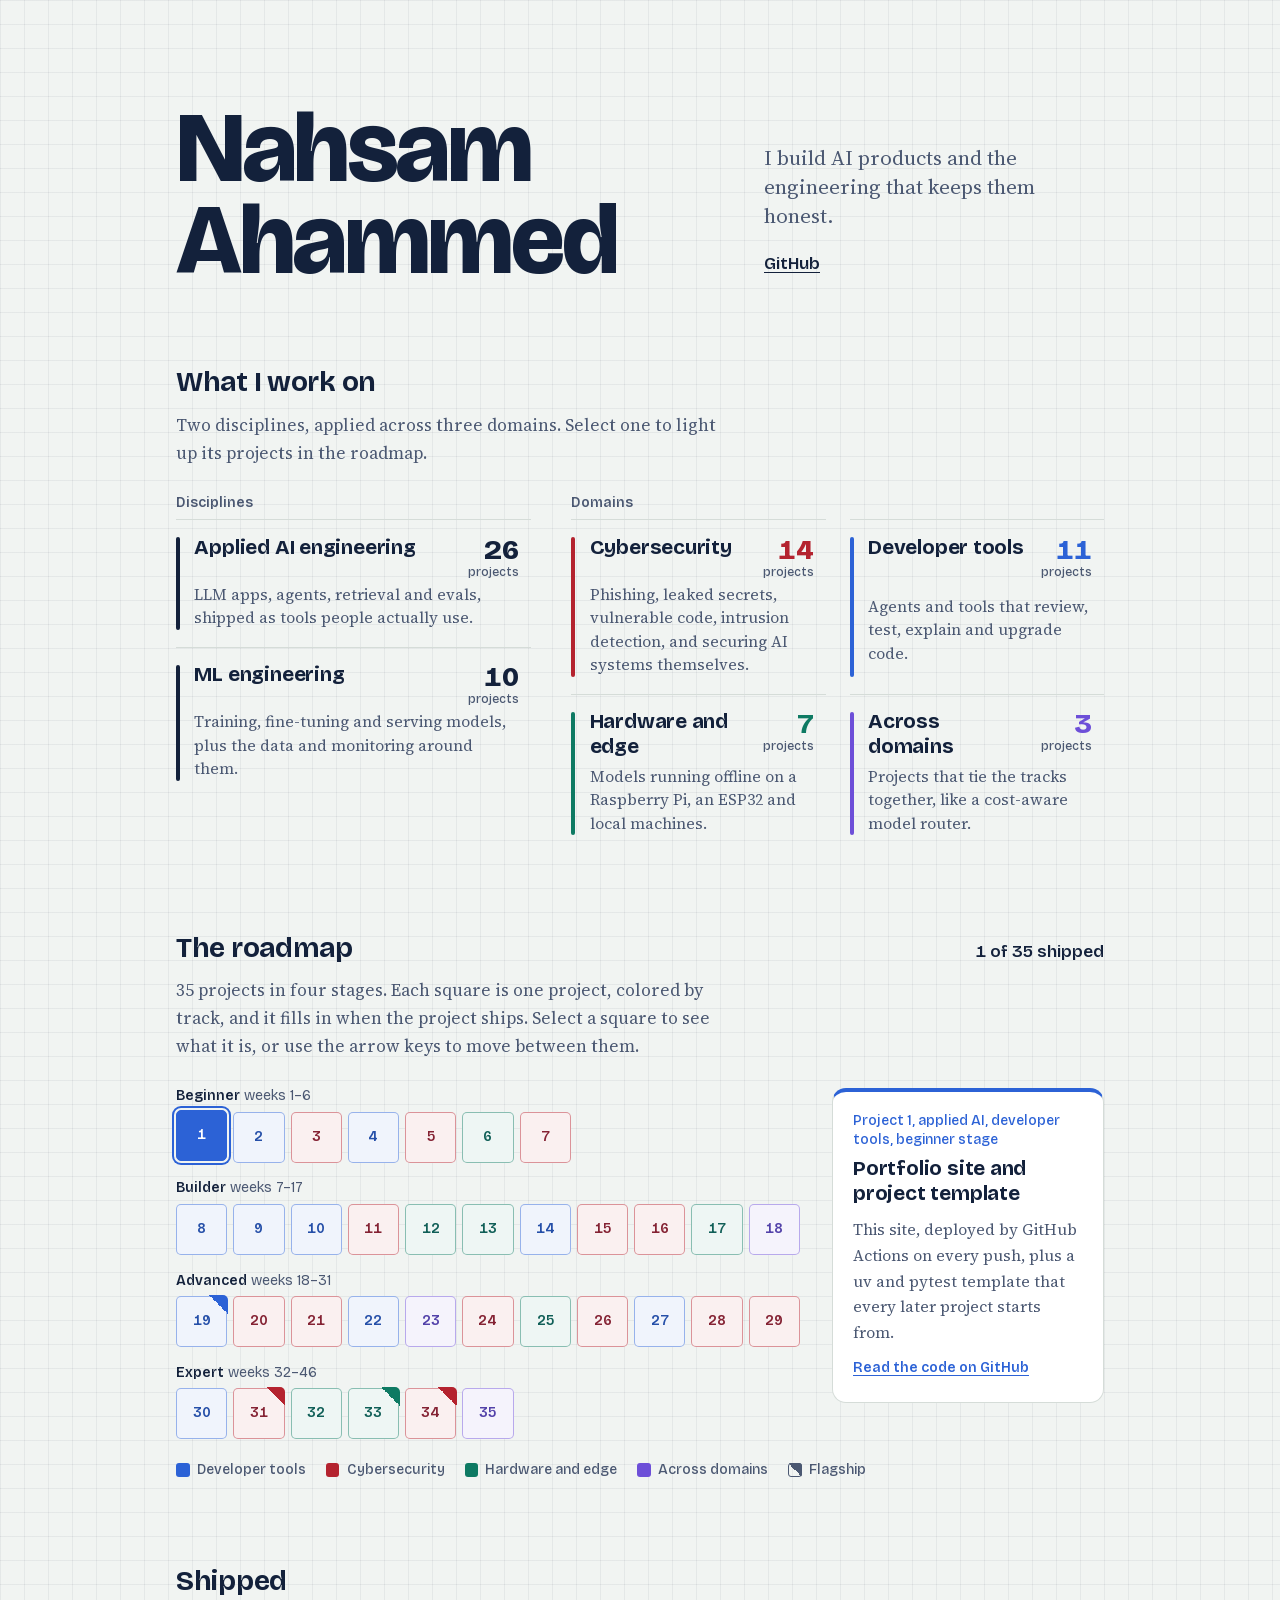
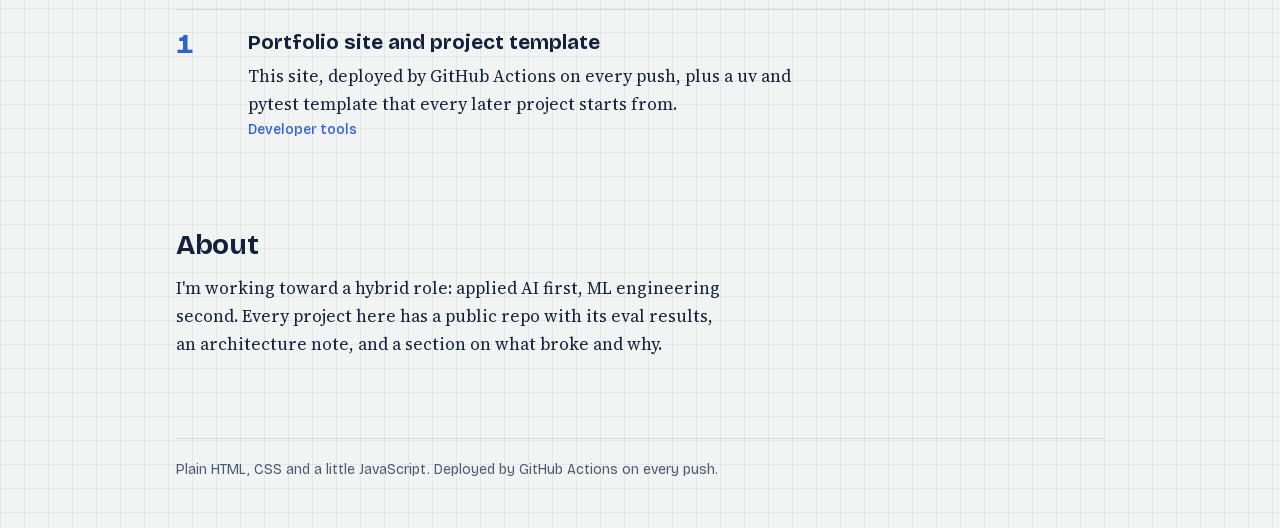
<file: site/index.html>
<!doctype html>
<html lang="en">
<head>
  <meta charset="utf-8">
  <meta name="viewport" content="width=device-width, initial-scale=1">
  <!-- Only this site's own files may load. GitHub Pages can't send security headers, so the policy lives here. -->
  <meta http-equiv="Content-Security-Policy" content="default-src 'none'; script-src 'self'; style-src 'self'; font-src 'self'; img-src 'self'; connect-src 'self'; base-uri 'none'; form-action 'none'">
  <meta name="referrer" content="strict-origin-when-cross-origin">
  <title>Nahsam Ahammed: AI and ML engineer</title>
  <meta name="description" content="Nahsam Ahammed's 35-project roadmap in applied AI and ML engineering, across developer tools, security and hardware.">
  <link rel="canonical" href="https://nahsamahammed106-gif.github.io/portfolio-site/">

  <!-- Link previews (LinkedIn, Slack, X, iMessage) -->
  <meta property="og:type" content="website">
  <meta property="og:site_name" content="Nahsam Ahammed">
  <meta property="og:title" content="Nahsam Ahammed: AI and ML engineer">
  <meta property="og:description" content="A 35-project roadmap in applied AI and ML engineering, built in public.">
  <meta property="og:url" content="https://nahsamahammed106-gif.github.io/portfolio-site/">
  <meta property="og:image" content="https://nahsamahammed106-gif.github.io/portfolio-site/og.png">
  <meta property="og:image:width" content="1200">
  <meta property="og:image:height" content="630">
  <meta property="og:image:alt" content="Nahsam Ahammed's roadmap: a grid of 35 project squares colored by track.">
  <meta name="twitter:card" content="summary_large_image">

  <link rel="icon" href="favicon.svg" type="image/svg+xml">
  <link rel="apple-touch-icon" href="apple-touch-icon.png">
  <meta name="theme-color" content="#f1f4f2" media="(prefers-color-scheme: light)">
  <meta name="theme-color" content="#0f1a2e" media="(prefers-color-scheme: dark)">

  <link rel="preload" href="fonts/bricolage-grotesque-latin.woff2" as="font" type="font/woff2" crossorigin>
  <link rel="preload" href="fonts/source-serif-4-latin.woff2" as="font" type="font/woff2" crossorigin>
  <link rel="stylesheet" href="styles.css">
  <script src="projects.js" defer></script>
  <script src="app.js" defer></script>
</head>
<body>
  <header class="wrap intro">
    <h1 class="name">Nahsam Ahammed</h1>
    <div class="intro-side">
      <!-- TODO: make this line your own -->
      <p class="pitch">I build AI products and the engineering that keeps them honest.</p>
      <nav class="links" aria-label="Profile links">
        <a href="https://github.com/nahsamahammed106-gif">GitHub</a>
        <!-- TODO: add LinkedIn / email when you want them public -->
      </nav>
    </div>
  </header>

  <main class="wrap">
    <section class="focus" aria-labelledby="focus-heading">
      <h2 id="focus-heading">What I work on</h2>
      <p class="focus-intro">Two disciplines, applied across three domains. Select one to light up its projects in the roadmap.</p>
      <div class="focus-grid">
        <div class="focus-group">
          <h3 class="focus-group-title">Disciplines</h3>
          <ul id="focus-disciplines" class="focus-list"></ul>
        </div>
        <div class="focus-group">
          <h3 class="focus-group-title">Domains</h3>
          <ul id="focus-domains" class="focus-list focus-list-domains"></ul>
        </div>
      </div>
    </section>

    <section class="roadmap" aria-labelledby="roadmap-heading">
      <div class="roadmap-head">
        <h2 id="roadmap-heading">The roadmap</h2>
        <div class="roadmap-status">
          <p id="progress" class="progress" aria-live="polite">1 of 35 shipped</p>
          <button type="button" id="filter-clear" class="filter-clear" hidden>Show all</button>
        </div>
      </div>
      <p class="roadmap-intro" id="roadmap-hint">
        35 projects in four stages. Each square is one project, colored by track, and it fills in when the project ships.
        Select a square to see what it is, or use the arrow keys to move between them.
      </p>

      <div class="board">
        <div id="grid" class="grid" role="group" aria-label="Roadmap projects" aria-describedby="roadmap-hint"></div>
        <aside id="detail" class="detail" aria-label="Selected project"></aside>
      </div>

      <ul class="legend" aria-label="Tracks">
        <li data-track="dev">Developer tools</li>
        <li data-track="sec">Cybersecurity</li>
        <li data-track="hw">Hardware and edge</li>
        <li data-track="cross">Across domains</li>
        <li class="legend-flagship">Flagship</li>
      </ul>

      <noscript>
        <p>The interactive grid needs JavaScript. Every project is on
          <a href="https://github.com/nahsamahammed106-gif">GitHub</a>.</p>
      </noscript>
    </section>

    <section class="shipped" aria-labelledby="shipped-heading">
      <h2 id="shipped-heading">Shipped</h2>
      <ol id="shipped-list" class="shipped-list"></ol>
    </section>

    <section class="about" aria-labelledby="about-heading">
      <h2 id="about-heading">About</h2>
      <!-- TODO: rewrite this in your own words (2–3 sentences). -->
      <p>
        I'm working toward a hybrid role: applied AI first, ML engineering second. Every project here
        has a public repo with its eval results, an architecture note, and a section on what broke and why.
      </p>
    </section>
  </main>

  <footer class="wrap footer">
    <p>Plain HTML, CSS and a little JavaScript. Deployed by GitHub Actions on every push.</p>
  </footer>
</body>
</html>
</file>
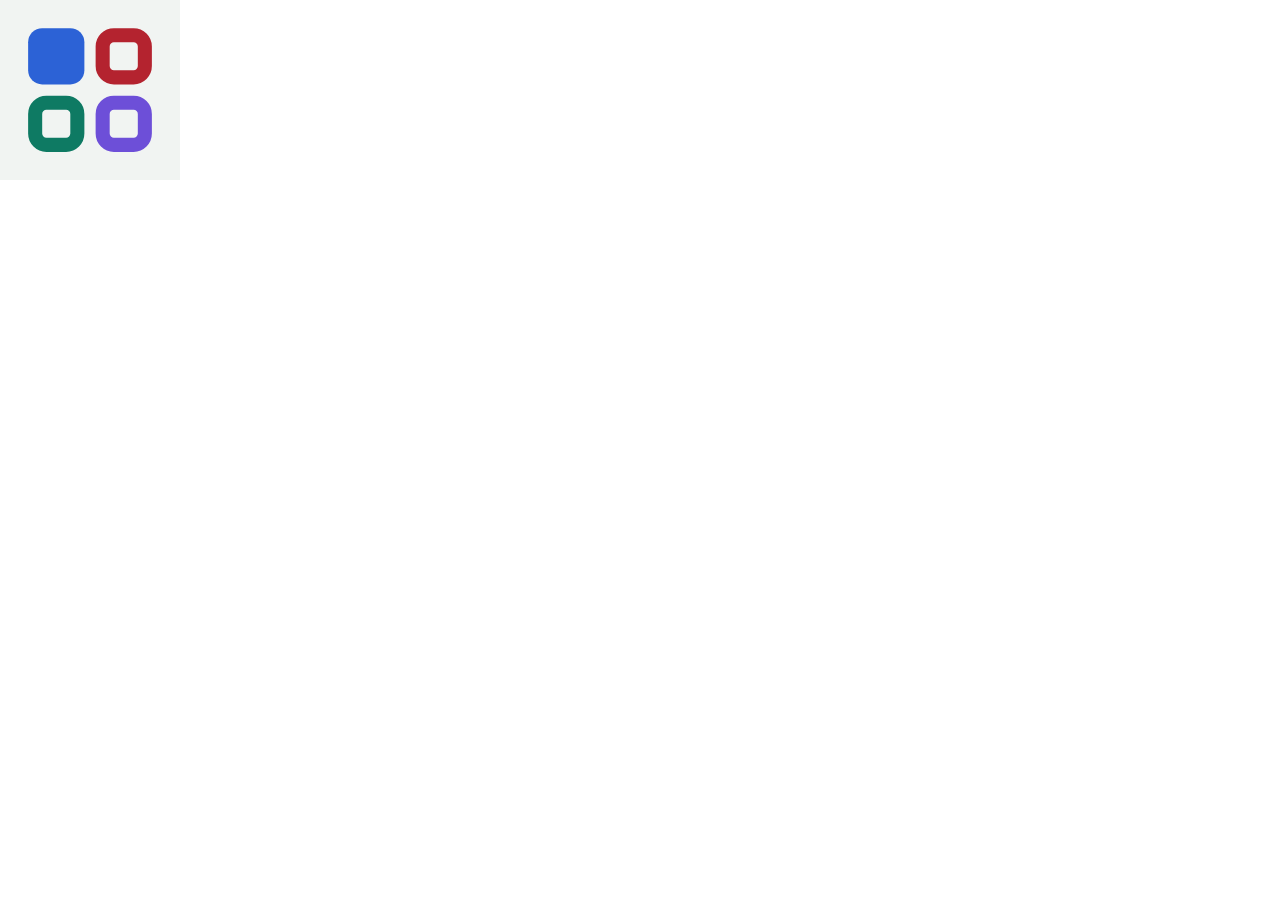
<file: design/icon.html>
<!doctype html>
<!-- Source for site/apple-touch-icon.png (180x180, full-bleed; iOS rounds the corners itself). -->
<html><head><style>html,body{margin:0;width:180px;height:180px;overflow:hidden}svg{display:block}</style></head>
<body>
<svg xmlns="http://www.w3.org/2000/svg" viewBox="0 0 32 32" width="180" height="180">
  <rect width="32" height="32" fill="#f1f4f2"/>
  <rect x="5" y="5" width="10" height="10" rx="2.5" fill="#2c62d6"/>
  <rect x="18.25" y="6.25" width="7.5" height="7.5" rx="2" fill="none" stroke="#b4232f" stroke-width="2.5"/>
  <rect x="6.25" y="18.25" width="7.5" height="7.5" rx="2" fill="none" stroke="#0e7a63" stroke-width="2.5"/>
  <rect x="18.25" y="18.25" width="7.5" height="7.5" rx="2" fill="none" stroke="#6d4fd8" stroke-width="2.5"/>
</svg>
</body></html>
</file>
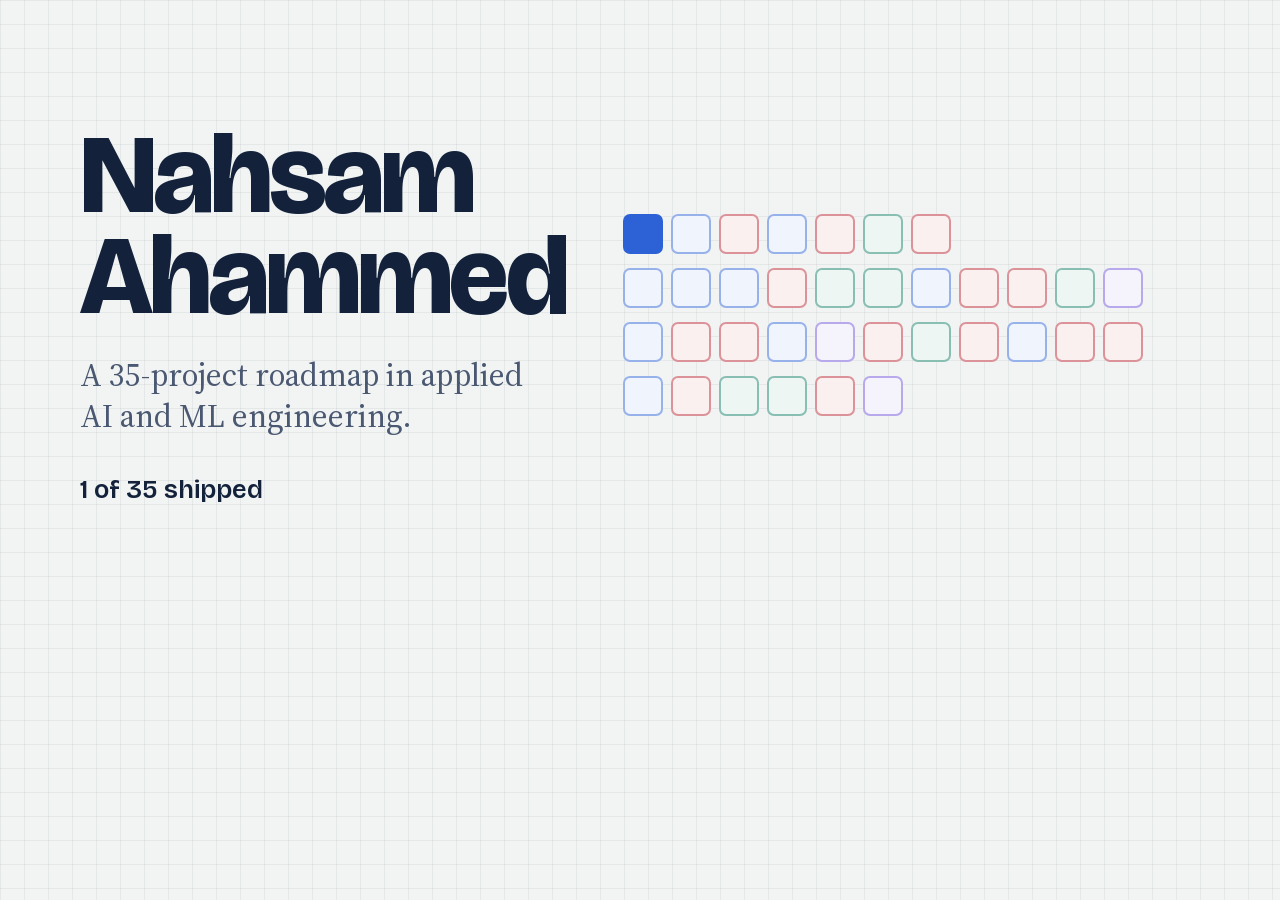
<file: design/og.html>
<!doctype html>
<!-- Source for site/og.png (1200x630 link-preview image). Regenerate: open at 1200x630 and screenshot. -->
<html lang="en">
<head>
<meta charset="utf-8">
<style>
  @font-face { font-family: "Bricolage Grotesque"; src: url("../site/fonts/bricolage-grotesque-latin.woff2") format("woff2"); font-weight: 400 800; }
  @font-face { font-family: "Source Serif 4"; src: url("../site/fonts/source-serif-4-latin.woff2") format("woff2"); font-weight: 400 600; }
  :root { --paper:#f1f4f2; --raised:#fff; --ink:#13213b; --soft:#4b5872; --dev:#2c62d6; --sec:#b4232f; --hw:#0e7a63; --cross:#6d4fd8; }
  * { box-sizing: border-box; margin: 0; }
  html, body { width: 1200px; height: 630px; overflow: hidden; }
  body {
    background: var(--paper);
    background-image: linear-gradient(rgb(19 33 59 / .06) 1px, transparent 1px), linear-gradient(90deg, rgb(19 33 59 / .06) 1px, transparent 1px);
    background-size: 24px 24px;
    color: var(--ink);
    display: grid; grid-template-columns: 1fr 520px; gap: 56px; align-items: center;
    padding: 72px 72px 72px 80px;
    font-family: "Bricolage Grotesque", sans-serif;
  }
  h1 { font-size: 112px; line-height: .9; font-weight: 800; letter-spacing: -.035em; }
  p { margin-top: 28px; font: 400 32px/1.3 "Source Serif 4", serif; color: var(--soft); max-width: 15em; }
  .count { margin-top: 36px; font-size: 26px; font-weight: 600; }
  .rows { display: grid; gap: 14px; }
  .row { display: grid; grid-template-columns: repeat(11, 1fr); gap: 8px; }
  .c { --c: var(--dev); aspect-ratio: 1; border-radius: 7px; border: 2.5px solid color-mix(in srgb, var(--c) 45%, transparent); background: color-mix(in srgb, var(--c) 7%, var(--raised)); }
  .c.sec { --c: var(--sec); } .c.hw { --c: var(--hw); } .c.cross { --c: var(--cross); }
  .c.on { background: var(--c); border-color: var(--c); }
</style>
</head>
<body>
  <div>
    <h1>Nahsam Ahammed</h1>
    <p>A 35-project roadmap in applied AI and ML engineering.</p>
    <div class="count" id="count"></div>
  </div>
  <div class="rows" id="rows"></div>
  <script src="../site/projects.js"></script>
  <script>
    const { stages, projects } = window.ROADMAP;
    const rows = document.getElementById("rows");
    for (const s of stages) {
      const row = document.createElement("div"); row.className = "row";
      for (const p of projects.filter((x) => x.stage === s.id)) {
        const c = document.createElement("div");
        c.className = `c ${p.track}${p.shipped ? " on" : ""}`;
        row.append(c);
      }
      rows.append(row);
    }
    document.getElementById("count").textContent =
      `${projects.filter((p) => p.shipped).length} of ${projects.length} shipped`;
  </script>
</body>
</html>
</file>
<file: site/styles.css>
/* Fonts: self-hosted variable fonts (SIL Open Font License), Latin subset.
   Preloaded in index.html; "optional" means the page never re-flows when they arrive. */
@font-face {
  font-family: "Bricolage Grotesque";
  src: url("fonts/bricolage-grotesque-latin.woff2") format("woff2");
  font-weight: 400 800;
  font-display: optional;
}
@font-face {
  font-family: "Source Serif 4";
  src: url("fonts/source-serif-4-latin.woff2") format("woff2");
  font-weight: 400 600;
  font-display: optional;
}

/* Tokens */
:root {
  --paper: #f1f4f2;
  --paper-raised: #ffffff;
  --ink: #13213b;
  --ink-soft: #4b5872;
  --rule: #d5dcd8;
  --grid-line: rgb(19 33 59 / 0.06);

  --dev: #2c62d6;
  --sec: #b4232f;
  --hw: #0e7a63;
  --cross: #6d4fd8;

  --font-display: "Bricolage Grotesque", "Helvetica Neue", Arial, sans-serif;
  --font-text: "Source Serif 4", Georgia, serif;

  --step--1: 0.875rem;
  --step-0: 1.0625rem;
  --step-1: 1.3rem;
  --step-2: 1.75rem;
  --step-hero: clamp(3rem, 1.6rem + 6.4vw, 6.25rem);

  --cell-gap: 6px;
  --radius-cell: 5px;
  --radius-panel: 14px;
  --ease: cubic-bezier(0.2, 0.7, 0.2, 1);
}

@media (prefers-color-scheme: dark) {
  :root {
    --paper: #0f1a2e;
    --paper-raised: #16243d;
    --ink: #e9eef5;
    --ink-soft: #9fb0c8;
    --rule: #26385a;
    --grid-line: rgb(233 238 245 / 0.05);

    --dev: #6d9bff;
    --sec: #ff6b74;
    --hw: #3fd0ad;
    --cross: #a993ff;
  }
}

/* Base */
* { box-sizing: border-box; }

html { -webkit-text-size-adjust: 100%; }

body {
  margin: 0;
  color: var(--ink);
  background-color: var(--paper);
  /* faint graph paper */
  background-image:
    linear-gradient(var(--grid-line) 1px, transparent 1px),
    linear-gradient(90deg, var(--grid-line) 1px, transparent 1px);
  background-size: 24px 24px;
  font: 400 var(--step-0)/1.65 var(--font-text);
}

a { color: inherit; text-decoration-thickness: 1px; text-underline-offset: 0.2em; }
a:hover { text-decoration-thickness: 2px; }

:focus-visible { outline: 2px solid var(--ink); outline-offset: 3px; }

.wrap { max-width: 60rem; margin: 0 auto; padding: 0 1rem; }

h2 {
  margin: 0 0 0.75rem;
  font: 700 var(--step-2)/1.15 var(--font-display);
  letter-spacing: -0.01em;
}

/* Intro */
.intro { padding-top: clamp(3rem, 8vw, 6.5rem); }

.name {
  margin: 0;
  font: 800 var(--step-hero)/0.92 var(--font-display);
  font-variation-settings: "opsz" 96;
  letter-spacing: -0.035em;
  max-width: 9ch;
}

.pitch {
  margin: 1.25rem 0 0;
  max-width: 30ch;
  font: 400 var(--step-1)/1.4 var(--font-text);
  color: var(--ink-soft);
}

.links { margin-top: 1.25rem; display: flex; gap: 1.25rem; font-family: var(--font-display); font-weight: 600; }

@media (min-width: 900px) {
  .intro {
    display: grid;
    grid-template-columns: auto minmax(0, 1fr);
    align-items: end;
    gap: 3rem;
  }
  .intro-side { padding-bottom: 0.5rem; }
  .pitch { margin-top: 0; }
}

/* Roadmap */
.roadmap { margin-top: clamp(3rem, 7vw, 5rem); }

.roadmap-head { display: flex; align-items: baseline; justify-content: space-between; gap: 0.25rem 1rem; flex-wrap: wrap; margin-bottom: 0.75rem; }
.roadmap-head h2 { margin-bottom: 0; }

.progress {
  margin: 0;
  font: 600 var(--step-0)/1 var(--font-display);
  font-variant-numeric: tabular-nums;
}

.roadmap-intro { margin: 0 0 1.75rem; max-width: 62ch; color: var(--ink-soft); }

.board {
  display: grid;
  grid-template-columns: minmax(0, 1fr) 17rem;
  gap: 2rem;
  align-items: start;
}

.stage + .stage { margin-top: 1.1rem; }

.stage-label { margin: 0 0 0.4rem; font: 600 var(--step--1)/1.2 var(--font-display); }
.stage-weeks { font-weight: 400; color: var(--ink-soft); }

.cells {
  list-style: none;
  margin: 0;
  padding: 0;
  display: grid;
  grid-template-columns: repeat(11, minmax(0, 1fr));
  gap: var(--cell-gap);
}

.cell {
  --c: var(--dev);
  position: relative;
  width: 100%;
  aspect-ratio: 1;
  padding: 0;
  border: 1.5px solid color-mix(in srgb, var(--c) 45%, transparent);
  border-radius: var(--radius-cell);
  background: color-mix(in srgb, var(--c) 7%, var(--paper-raised));
  color: color-mix(in srgb, var(--c) 70%, var(--ink));
  font: 600 var(--step--1)/1 var(--font-display);
  font-variant-numeric: tabular-nums;
  cursor: pointer;
  transition: transform 160ms var(--ease), background-color 160ms var(--ease), box-shadow 160ms var(--ease);
}

.cell[data-track="sec"] { --c: var(--sec); }
.cell[data-track="hw"] { --c: var(--hw); }
.cell[data-track="cross"] { --c: var(--cross); }

.cell.is-shipped {
  background: var(--c);
  border-color: var(--c);
  color: var(--paper-raised);
}

/* flagships get a folded corner */
.cell.is-flagship::after {
  content: "";
  position: absolute;
  top: -1.5px;
  right: -1.5px;
  width: 38%;
  height: 38%;
  background: linear-gradient(225deg, var(--c) 50%, transparent 50%);
  border-top-right-radius: var(--radius-cell);
}

.cell:hover,
.cell.is-active {
  transform: translateY(-2px);
  box-shadow: 0 0 0 2px var(--paper), 0 0 0 4px var(--c);
}

/* Detail panel */
.detail {
  --c: var(--dev);
  position: sticky;
  top: 1.5rem;
  min-height: 13rem;
  padding: 1.25rem 1.25rem 1.4rem;
  background: var(--paper-raised);
  border: 1px solid var(--rule);
  border-top: 4px solid var(--c);
  border-radius: var(--radius-panel);
}
.detail[data-track="sec"] { --c: var(--sec); }
.detail[data-track="hw"] { --c: var(--hw); }
.detail[data-track="cross"] { --c: var(--cross); }

.detail-meta { margin: 0; font: 500 var(--step--1)/1.35 var(--font-display); color: var(--c); }
.detail-title { margin: 0.45rem 0 0.6rem; font: 700 var(--step-1)/1.2 var(--font-display); letter-spacing: -0.01em; }
.detail-body { margin: 0; font-size: 0.98rem; color: var(--ink-soft); }
.detail-link { display: inline-block; margin-top: 0.9rem; font: 600 var(--step--1)/1 var(--font-display); color: var(--c); }

/* Legend */
.legend {
  list-style: none;
  margin: 1.5rem 0 0;
  padding: 0;
  display: flex;
  flex-wrap: wrap;
  gap: 0.5rem 1.25rem;
  font: 500 var(--step--1)/1 var(--font-display);
  color: var(--ink-soft);
}
.legend li { display: inline-flex; align-items: center; gap: 0.45rem; }
.legend li::before {
  content: "";
  width: 0.85rem;
  height: 0.85rem;
  border-radius: 3px;
  background: var(--c, var(--ink-soft));
}
.legend [data-track="dev"] { --c: var(--dev); }
.legend [data-track="sec"] { --c: var(--sec); }
.legend [data-track="hw"] { --c: var(--hw); }
.legend [data-track="cross"] { --c: var(--cross); }
.legend-flagship::before {
  background: linear-gradient(225deg, var(--ink-soft) 50%, transparent 50%) !important;
  outline: 1.5px solid var(--ink-soft);
  outline-offset: -1.5px;
}

/* Shipped */
.shipped { margin-top: clamp(3.5rem, 8vw, 5.5rem); }

.shipped-list { list-style: none; margin: 0; padding: 0; }

.shipped-item {
  --c: var(--dev);
  display: grid;
  grid-template-columns: 3.5rem minmax(0, 1fr);
  gap: 1rem;
  padding: 1.25rem 0;
  border-top: 1px solid var(--rule);
}
.shipped-item[data-track="sec"] { --c: var(--sec); }
.shipped-item[data-track="hw"] { --c: var(--hw); }
.shipped-item[data-track="cross"] { --c: var(--cross); }

.shipped-num {
  font: 800 var(--step-2)/1 var(--font-display);
  color: var(--c);
  font-variant-numeric: tabular-nums;
}
.shipped-title { margin: 0; font: 700 var(--step-1)/1.25 var(--font-display); }
.shipped-title a { text-decoration: none; }
.shipped-title a:hover { text-decoration: underline; }
.shipped-summary { margin: 0.35rem 0 0; max-width: 62ch; }
.shipped-track { margin: 0.35rem 0 0; font: 500 var(--step--1)/1 var(--font-display); color: var(--c); }

/* About + footer */
.about { margin-top: clamp(3rem, 7vw, 4.5rem); }
.about p { margin: 0; max-width: 62ch; }

.footer {
  margin-top: 5rem;
  padding-bottom: 3rem;
  font: 400 var(--step--1)/1.5 var(--font-display);
  color: var(--ink-soft);
}
.footer p { margin: 0; padding-top: 1.25rem; border-top: 1px solid var(--rule); }

/* The one orchestrated moment: the grid draws in, stage by stage */
@media (prefers-reduced-motion: no-preference) {
  .is-ready .cell {
    /* "backwards", not "both": a finished animation must not keep holding transform,
       or the hover lift below can never apply */
    animation: cell-in 420ms var(--ease) backwards;
    animation-delay: calc(var(--stage) * 140ms + var(--i) * 28ms);
  }
  .is-ready .cell.is-shipped {
    animation: cell-in 420ms var(--ease) backwards, cell-fill 600ms var(--ease) 900ms backwards;
  }

  @keyframes cell-in {
    from { opacity: 0; transform: scale(0.6); }
    to { opacity: 1; transform: none; }
  }
  @keyframes cell-fill {
    from { background: color-mix(in srgb, var(--c) 7%, var(--paper-raised)); color: var(--c); }
    to { background: var(--c); color: var(--paper-raised); }
  }
}

/* Small screens */
@media (max-width: 760px) {
  .board { grid-template-columns: minmax(0, 1fr); gap: 1.25rem; }
  .detail { position: static; min-height: 0; }
  .cells { --cell-gap: 4px; gap: var(--cell-gap); }
  .cell { font-size: 0.7rem; border-radius: 4px; }
  .shipped-item { grid-template-columns: 2.5rem minmax(0, 1fr); }
}

/* 404 page */
.not-found { padding-top: clamp(3rem, 8vw, 6.5rem); }
.not-found p { max-width: 50ch; }
.not-found a { font-family: var(--font-display); font-weight: 600; }

/* What I work on: disciplines and domains, wired to the roadmap grid */
.focus { margin-top: clamp(3rem, 7vw, 5rem); }
.focus-intro { margin: 0 0 1.75rem; max-width: 62ch; color: var(--ink-soft); }

.focus-grid {
  display: grid;
  grid-template-columns: minmax(0, 2fr) minmax(0, 3fr);
  gap: 1.5rem 2.5rem;
  align-items: start;
}

.focus-group-title {
  margin: 0 0 0.5rem;
  font: 600 var(--step--1)/1.2 var(--font-display);
  color: var(--ink-soft);
}

.focus-list { list-style: none; margin: 0; padding: 0; display: grid; }
.focus-list-domains { grid-template-columns: repeat(2, minmax(0, 1fr)); column-gap: 1.5rem; }

.focus-item {
  --c: var(--ink);
  position: relative;
  display: grid;
  grid-template-columns: minmax(0, 1fr) auto;
  grid-template-areas: "name count" "text text";
  gap: 0.3rem 1rem;
  width: 100%;
  height: 100%;
  padding: 0.95rem 0.75rem 1.05rem 1.15rem;
  border: 0;
  border-top: 1px solid var(--rule);
  border-radius: 0;
  background: transparent;
  color: inherit;
  font: inherit;
  text-align: left;
  cursor: pointer;
  transition: background-color 160ms var(--ease);
}
.focus-item[data-value="sec"] { --c: var(--sec); }
.focus-item[data-value="dev"] { --c: var(--dev); }
.focus-item[data-value="hw"] { --c: var(--hw); }
.focus-item[data-value="cross"] { --c: var(--cross); }

/* color bar: same color as that domain's squares; disciplines use ink */
.focus-item::before {
  content: "";
  position: absolute;
  left: 0;
  top: 1.05rem;
  bottom: 1.05rem;
  width: 4px;
  border-radius: 2px;
  background: var(--c);
  transition: width 160ms var(--ease);
}

.focus-item:hover { background: color-mix(in srgb, var(--c) 6%, transparent); }
.focus-item[aria-pressed="true"] { background: color-mix(in srgb, var(--c) 11%, var(--paper-raised)); }
.focus-item[aria-pressed="true"]::before { width: 6px; }
.focus-item[aria-pressed="true"] .focus-name { color: var(--c); }

.focus-name { grid-area: name; font: 700 var(--step-1)/1.2 var(--font-display); letter-spacing: -0.01em; }
.focus-count {
  grid-area: count;
  font: 800 var(--step-2)/1 var(--font-display);
  font-variant-numeric: tabular-nums;
  color: var(--c);
  text-align: right;
}
.focus-unit { display: block; margin-top: 0.15rem; font: 500 0.75rem/1 var(--font-display); color: var(--ink-soft); }
.focus-text { grid-area: text; font-size: 0.98rem; line-height: 1.5; color: var(--ink-soft); max-width: 46ch; }

/* Roadmap filtering */
.roadmap-status { display: flex; align-items: baseline; gap: 1rem; flex-wrap: wrap; }
.filter-clear {
  padding: 0;
  border: 0;
  background: none;
  color: var(--ink);
  font: 600 var(--step--1)/1 var(--font-display);
  text-decoration: underline;
  text-underline-offset: 0.2em;
  cursor: pointer;
}
.cell { transition: transform 160ms var(--ease), background-color 160ms var(--ease), box-shadow 160ms var(--ease), opacity 200ms var(--ease); }
.grid.is-filtered .cell:not(.is-match) { opacity: 0.2; }

@media (max-width: 760px) {
  .focus-grid { grid-template-columns: minmax(0, 1fr); }
  .focus-list-domains { grid-template-columns: minmax(0, 1fr); }
}
</file>
